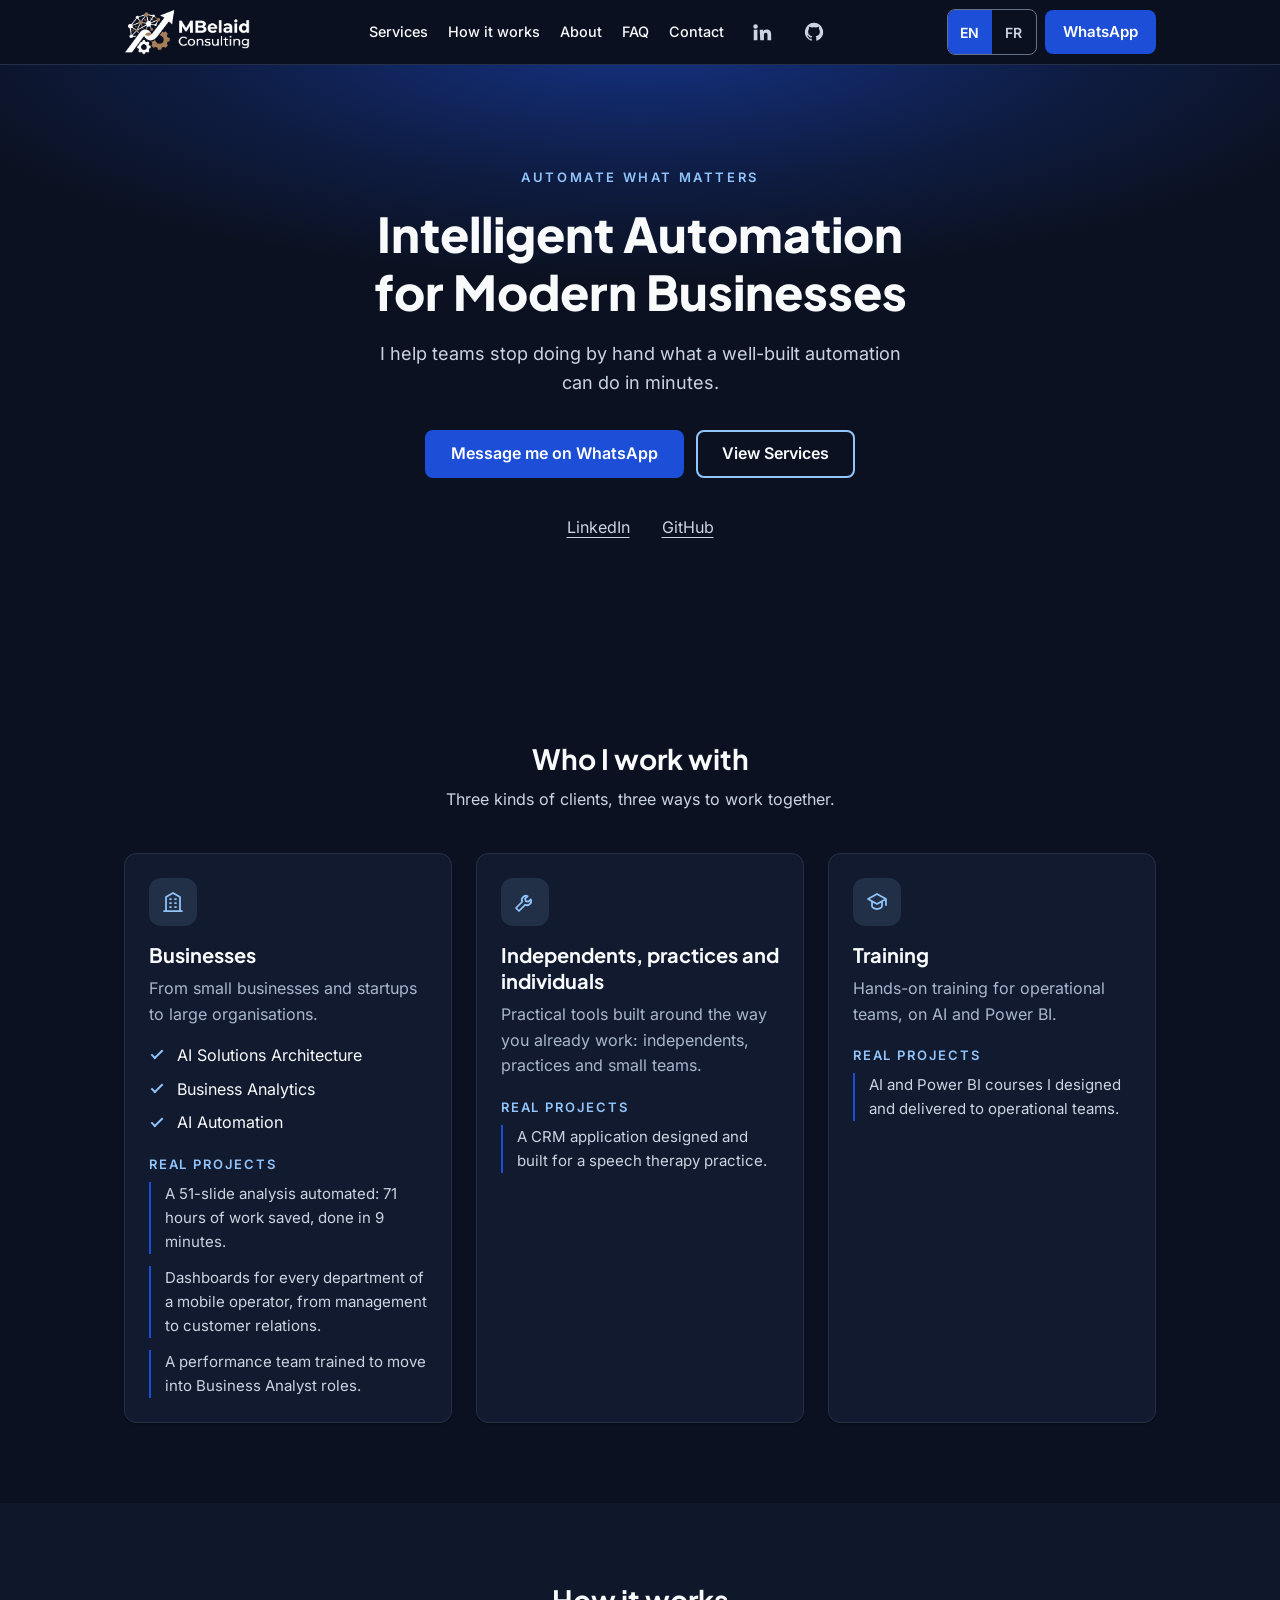
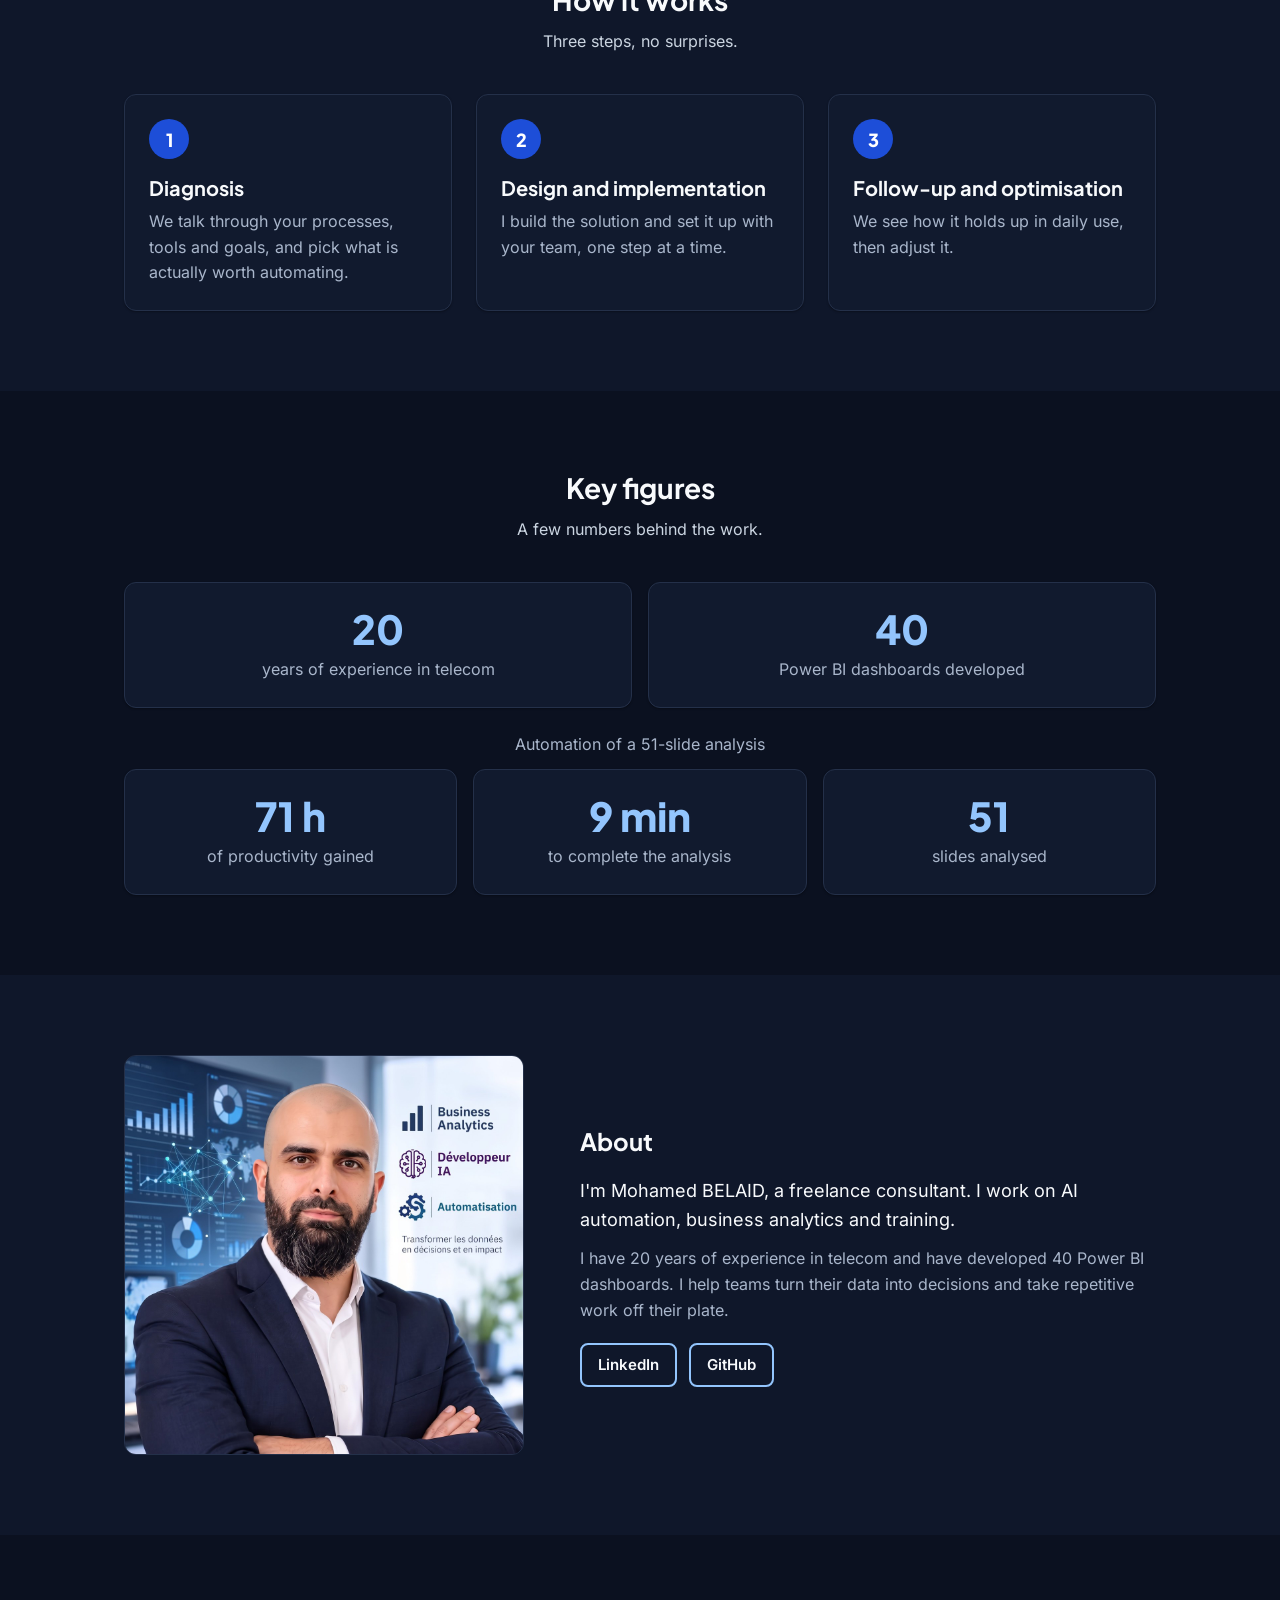
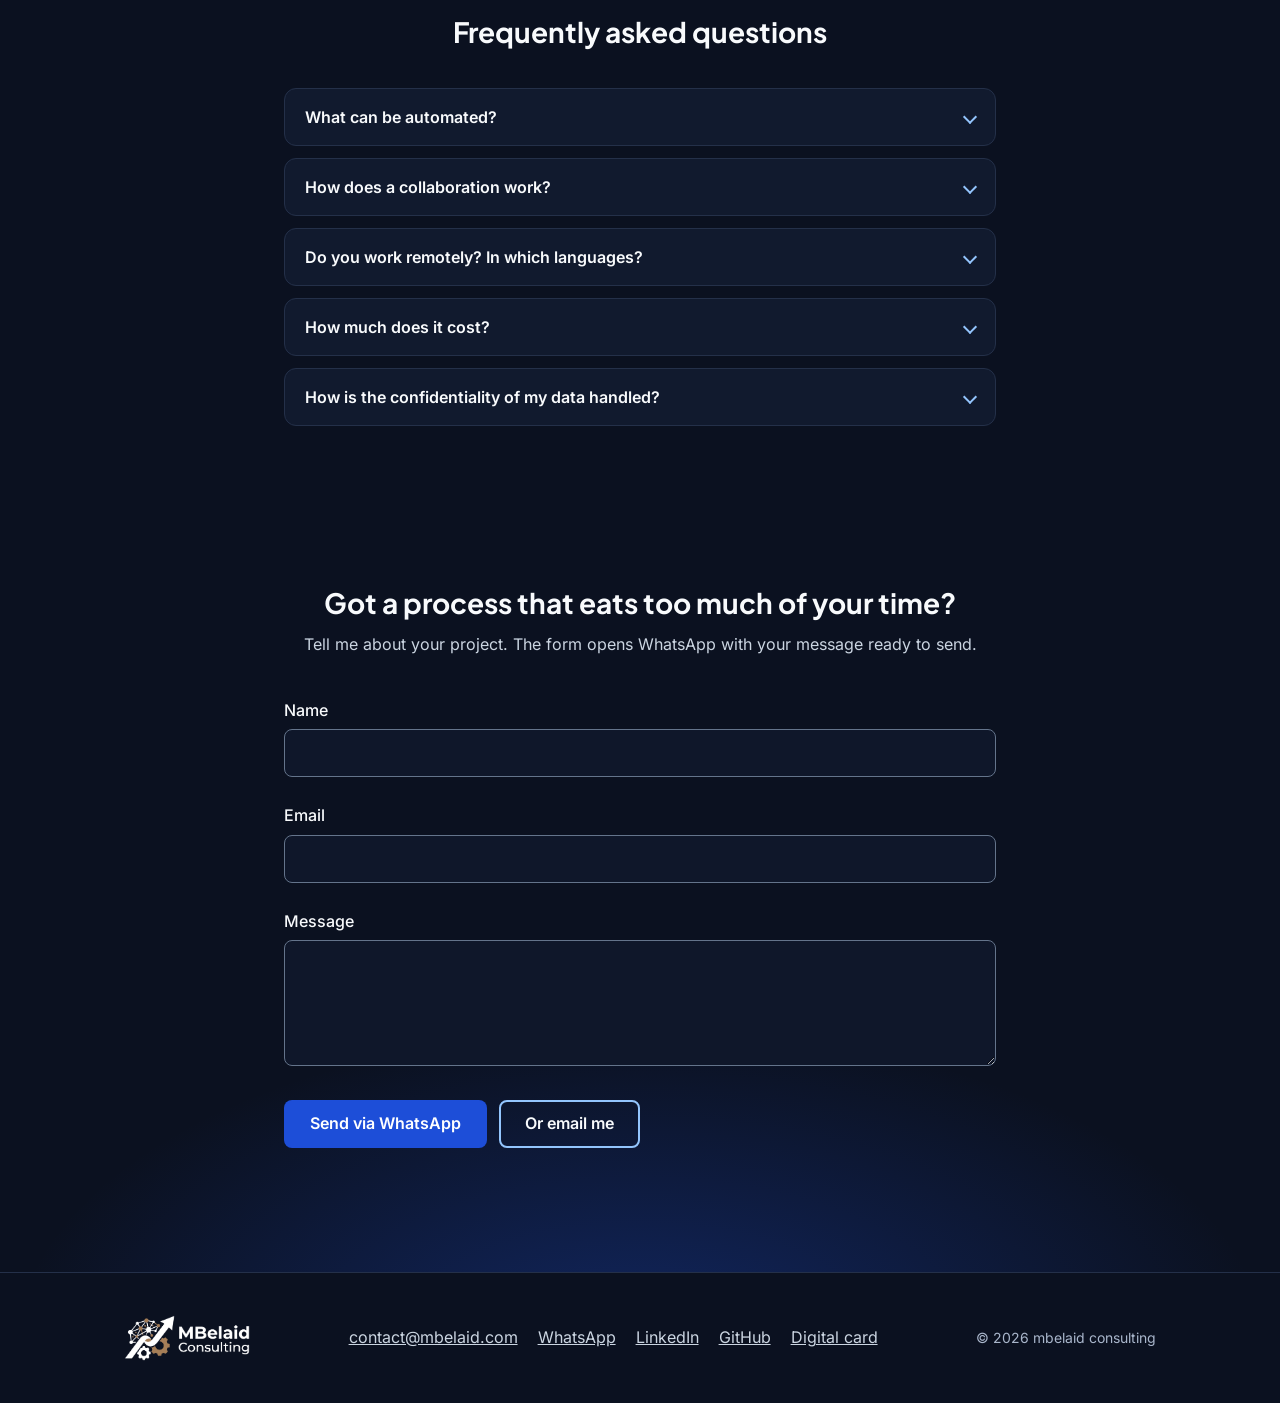
<file: index.html>
<!DOCTYPE html>
<html lang="en" dir="ltr">
<head>
<meta charset="utf-8">
<meta name="viewport" content="width=device-width, initial-scale=1">
<title>mbelaid consulting | Intelligent Automation for Modern Businesses</title>
<meta name="description" content="mbelaid consulting: AI automation, business analytics and training by Mohamed BELAID, freelance consultant. Less repetitive work, more time for decisions.">
<meta name="theme-color" content="#0B1120">
<meta property="og:type" content="website">
<meta property="og:title" content="mbelaid consulting | Intelligent Automation for Modern Businesses">
<meta property="og:description" content="I help teams stop doing by hand what a well-built automation can do in minutes.">
<meta property="og:url" content="https://mbelaid.com/">
<meta property="og:site_name" content="mbelaid consulting">
<meta property="og:image" content="https://mbelaid.com/assets/og-image.png">
<meta property="og:image:width" content="1200">
<meta property="og:image:height" content="630">
<meta property="og:image:alt" content="mbelaid consulting: Intelligent Automation for Modern Businesses">
<meta name="twitter:card" content="summary_large_image">
<meta name="twitter:image" content="https://mbelaid.com/assets/og-image.png">
<link rel="canonical" href="https://mbelaid.com/">
<link rel="icon" type="image/png" href="assets/favicon.png">
<link rel="apple-touch-icon" href="assets/apple-touch-icon.png">
<link rel="preload" href="assets/fonts/Inter-latin.woff2" as="font" type="font/woff2" crossorigin>
<link rel="preload" href="assets/fonts/PlusJakartaSans-latin.woff2" as="font" type="font/woff2" crossorigin>
<link rel="stylesheet" href="css/fonts.css">
<link rel="stylesheet" href="css/styles.css">
<script type="application/ld+json">
{
  "@context": "https://schema.org",
  "@type": "ProfessionalService",
  "name": "mbelaid consulting",
  "url": "https://mbelaid.com/",
  "logo": "https://mbelaid.com/assets/logo-mbelaid-clair.png",
  "description": "AI automation, business analytics and training for businesses and independents.",
  "founder": { "@type": "Person", "name": "Mohamed BELAID" },
  "email": "contact@mbelaid.com",
  "knowsLanguage": ["en", "fr"],
  "serviceType": ["AI Solutions Architecture", "Business Analytics", "AI Automation", "Professional training"],
  "sameAs": ["https://www.linkedin.com/in/mbelaid", "https://github.com/belaidmohamed1982-hub"]
}
</script>
</head>
<body>
<a class="skip-link" href="#main" data-i18n="skip">Skip to content</a>

<header class="site-header">
  <div class="container header-inner">
    <a class="brand" href="#top" aria-label="mbelaid consulting"><img src="assets/logo-mbelaid-clair.png" alt="mbelaid consulting" width="126" height="46"></a>

    <nav id="nav" class="nav" aria-label="Main" data-i18n-aria="aria.nav">
      <ul class="nav-links">
        <li><a href="#services" data-i18n="nav.services">Services</a></li>
        <li><a href="#how" data-i18n="nav.how">How it works</a></li>
        <li><a href="#about" data-i18n="nav.about">About</a></li>
        <li><a href="#faq" data-i18n="nav.faq">FAQ</a></li>
        <li><a href="#contact" data-i18n="nav.contact">Contact</a></li>
      </ul>
      <ul class="social" aria-label="Profiles" data-i18n-aria="aria.profiles">
        <li><a class="icon-link" href="https://www.linkedin.com/in/mbelaid" target="_blank" rel="noopener noreferrer" aria-label="LinkedIn"><svg viewBox="0 0 24 24" aria-hidden="true"><path d="M4.98 3.5a2.5 2.5 0 1 1 0 5 2.5 2.5 0 0 1 0-5zM3 9.5h4V21H3zM9.5 9.5h3.8v1.6h.1c.5-1 1.8-1.9 3.7-1.9 4 0 4.9 2.6 4.9 6V21h-4v-5.2c0-1.3 0-2.9-1.8-2.9s-2.1 1.4-2.1 2.8V21h-4z"/></svg></a></li>
        <li><a class="icon-link" href="https://github.com/belaidmohamed1982-hub" target="_blank" rel="noopener noreferrer" aria-label="GitHub"><svg viewBox="0 0 24 24" aria-hidden="true"><path d="M12 2a10 10 0 0 0-3.16 19.49c.5.09.68-.22.68-.48v-1.7c-2.78.6-3.37-1.34-3.37-1.34-.45-1.15-1.11-1.46-1.11-1.46-.91-.62.07-.6.07-.6 1 .07 1.53 1.03 1.53 1.03.89 1.52 2.34 1.08 2.9.83.09-.65.35-1.08.63-1.33-2.22-.25-4.55-1.11-4.55-4.94 0-1.09.39-1.98 1.03-2.68-.1-.25-.45-1.27.1-2.64 0 0 .84-.27 2.75 1.02a9.5 9.5 0 0 1 5 0c1.91-1.29 2.75-1.02 2.75-1.02.55 1.37.2 2.39.1 2.64.64.7 1.03 1.59 1.03 2.68 0 3.84-2.34 4.69-4.57 4.93.36.31.68.92.68 1.85v2.74c0 .27.18.58.69.48A10 10 0 0 0 12 2z"/></svg></a></li>
      </ul>
    </nav>

    <div class="header-actions">
      <div class="lang" role="group" aria-label="Language" data-i18n-aria="aria.lang">
        <button type="button" class="lang-btn" data-lang="en" lang="en" aria-pressed="true">EN</button>
        <button type="button" class="lang-btn" data-lang="fr" lang="fr" aria-pressed="false">FR</button>
      </div>
      <a class="btn btn-primary btn-sm wa-link" href="https://wa.me/213776205950" target="_blank" rel="noopener noreferrer"><span data-i18n="nav.whatsapp">WhatsApp</span></a>
      <button type="button" class="menu-toggle" aria-expanded="false" aria-controls="nav" aria-label="Menu" data-i18n-aria="nav.menu">
        <svg viewBox="0 0 24 24" aria-hidden="true"><path class="m-open" d="M4 7h16M4 12h16M4 17h16"/><path class="m-close" d="M6 6l12 12M18 6L6 18"/></svg>
      </button>
    </div>
  </div>
</header>

<main id="main">
  <section class="hero" id="top">
    <div class="container hero-inner">
      <p class="eyebrow" data-i18n="hero.eyebrow">Automate what matters</p>
      <h1 data-i18n="hero.title">Intelligent Automation for Modern Businesses</h1>
      <p class="lead" data-i18n="hero.sub">I help teams stop doing by hand what a well-built automation can do in minutes.</p>
      <div class="cta-row">
        <a class="btn btn-primary wa-link" href="https://wa.me/213776205950" target="_blank" rel="noopener noreferrer" data-i18n="hero.cta1">Message me on WhatsApp</a>
        <a class="btn btn-outline" href="#services" data-i18n="hero.cta2">View Services</a>
      </div>
      <ul class="hero-social" aria-label="Profiles">
        <li><a href="https://www.linkedin.com/in/mbelaid" target="_blank" rel="noopener noreferrer">LinkedIn</a></li>
        <li><a href="https://github.com/belaidmohamed1982-hub" target="_blank" rel="noopener noreferrer">GitHub</a></li>
      </ul>
    </div>
  </section>

  <section class="section" id="services" aria-labelledby="services-title">
    <div class="container">
      <header class="section-head">
        <h2 id="services-title" data-i18n="services.title">Who I work with</h2>
        <p data-i18n="services.sub">Three kinds of clients, three ways to work together.</p>
      </header>
      <div class="grid-3">
        <article class="card">
          <span class="chip"><svg viewBox="0 0 24 24" aria-hidden="true"><path d="M3 21h18M5 21V7l7-4 7 4v14M9 9h1M14 9h1M9 13h1M14 13h1M9 17h1M14 17h1"/></svg></span>
          <h3 data-i18n="s1.title">Businesses</h3>
          <p class="muted" data-i18n="s1.desc">From small businesses and startups to large organisations.</p>
          <ul class="ticks">
            <li data-i18n="s1.a">AI Solutions Architecture</li>
            <li data-i18n="s1.b">Business Analytics</li>
            <li data-i18n="s1.c">AI Automation</li>
          </ul>
          <h4 class="cases-title" data-i18n="cases">Real projects</h4>
          <ul class="cases">
            <li data-i18n="s1.case1">A 51-slide analysis automated: 71 hours of work saved, done in 9 minutes.</li>
            <li data-i18n="s1.case2">Dashboards for every department of a mobile operator, from management to customer relations.</li>
            <li data-i18n="s1.case3">A performance team trained to move into Business Analyst roles.</li>
          </ul>
        </article>
        <article class="card">
          <span class="chip"><svg viewBox="0 0 24 24" aria-hidden="true"><path d="M14.7 6.3a4 4 0 0 0-5.4 5.4L3 18l3 3 6.3-6.3a4 4 0 0 0 5.4-5.4l-2.4 2.4-2.6-.6-.6-2.6z"/></svg></span>
          <h3 data-i18n="s2.title">Independents, practices and individuals</h3>
          <p class="muted" data-i18n="s2.desc">Practical tools built around the way you already work: independents, practices and small teams.</p>
          <h4 class="cases-title" data-i18n="cases">Real projects</h4>
          <ul class="cases">
            <li data-i18n="s2.case1">A CRM application designed and built for a speech therapy practice.</li>
          </ul>
        </article>
        <article class="card">
          <span class="chip"><svg viewBox="0 0 24 24" aria-hidden="true"><path d="M3 9l9-5 9 5-9 5zM7 11.5V16c0 1.5 2.2 3 5 3s5-1.5 5-3v-4.5M21 9v6"/></svg></span>
          <h3 data-i18n="s3.title">Training</h3>
          <p class="muted" data-i18n="s3.desc">Hands-on training for operational teams, on AI and Power BI.</p>
          <h4 class="cases-title" data-i18n="cases">Real projects</h4>
          <ul class="cases">
            <li data-i18n="s3.case1">AI and Power BI courses I designed and delivered to operational teams.</li>
          </ul>
        </article>
      </div>
    </div>
  </section>

  <section class="section section-alt" id="how" aria-labelledby="how-title">
    <div class="container">
      <header class="section-head">
        <h2 id="how-title" data-i18n="how.title">How it works</h2>
        <p data-i18n="how.sub">Three steps, no surprises.</p>
      </header>
      <ol class="steps">
        <li class="card step"><span class="step-n" aria-hidden="true">1</span><h3 data-i18n="how.1.t">Diagnosis</h3><p class="muted" data-i18n="how.1.d">We talk through your processes, tools and goals, and pick what is actually worth automating.</p></li>
        <li class="card step"><span class="step-n" aria-hidden="true">2</span><h3 data-i18n="how.2.t">Design and implementation</h3><p class="muted" data-i18n="how.2.d">I build the solution and set it up with your team, one step at a time.</p></li>
        <li class="card step"><span class="step-n" aria-hidden="true">3</span><h3 data-i18n="how.3.t">Follow-up and optimisation</h3><p class="muted" data-i18n="how.3.d">We see how it holds up in daily use, then adjust it.</p></li>
      </ol>
    </div>
  </section>

  <section class="section" id="results" aria-labelledby="results-title">
    <div class="container">
      <header class="section-head">
        <h2 id="results-title" data-i18n="res.title">Key figures</h2>
        <p data-i18n="res.sub">A few numbers behind the work.</p>
      </header>
      <ul class="stats stats-2">
        <li class="card stat"><strong>20</strong><span class="muted" data-i18n="res.a">years of experience in telecom</span></li>
        <li class="card stat"><strong>40</strong><span class="muted" data-i18n="res.b">Power BI dashboards developed</span></li>
      </ul>
      <p class="stats-label muted" data-i18n="res.proj">Automation of a 51-slide analysis</p>
      <ul class="stats">
        <li class="card stat"><strong>71 h</strong><span class="muted" data-i18n="res.1">of productivity gained</span></li>
        <li class="card stat"><strong>9 min</strong><span class="muted" data-i18n="res.2">to complete the analysis</span></li>
        <li class="card stat"><strong>51</strong><span class="muted" data-i18n="res.3">slides analysed</span></li>
      </ul>
    </div>
  </section>

  <section class="section section-alt" id="about" aria-labelledby="about-title">
    <div class="container about">
      <figure class="portrait">
        <img id="photo" src="assets/photo-mohamed.jpg?v=4" alt="Portrait of Mohamed BELAID" data-i18n-alt="about.alt" width="400" height="400">
        <div class="portrait-ph" id="photo-ph" hidden aria-hidden="true">MB</div>
      </figure>
      <div class="about-text">
        <h2 id="about-title" data-i18n="about.title">About</h2>
        <p class="lead-sm" data-i18n="about.p1">I'm Mohamed BELAID, a freelance consultant. I work on AI automation, business analytics and training.</p>
        <p class="muted" data-i18n="about.p2">I have 20 years of experience in telecom and have developed 40 Power BI dashboards. I help teams turn their data into decisions and take repetitive work off their plate.</p>
        <ul class="social-inline">
          <li><a class="btn btn-outline btn-sm" href="https://www.linkedin.com/in/mbelaid" target="_blank" rel="noopener noreferrer">LinkedIn</a></li>
          <li><a class="btn btn-outline btn-sm" href="https://github.com/belaidmohamed1982-hub" target="_blank" rel="noopener noreferrer">GitHub</a></li>
        </ul>
      </div>
    </div>
  </section>

  <section class="section" id="faq" aria-labelledby="faq-title">
    <div class="container narrow">
      <header class="section-head">
        <h2 id="faq-title" data-i18n="faq.title">Frequently asked questions</h2>
      </header>
      <div class="faq">
        <details><summary data-i18n="faq.1.q">What can be automated?</summary><p data-i18n="faq.1.a">Mostly repetitive, rule-based work: reporting, consolidating data, analysing documents, internal workflows. In our first conversation we look at your processes and decide what makes sense.</p></details>
        <details><summary data-i18n="faq.2.q">How does a collaboration work?</summary><p data-i18n="faq.2.a">It starts with a conversation about what you need. Then three steps: diagnosis, design and implementation, follow-up and optimisation.</p></details>
        <details><summary data-i18n="faq.3.q">Do you work remotely? In which languages?</summary><p data-i18n="faq.3.a">Yes. I work remotely, in English and French.</p></details>
        <details><summary data-i18n="faq.4.q">How much does it cost?</summary><p data-i18n="faq.4.a">I give a quote once we have talked about your needs.</p></details>
        <details><summary data-i18n="faq.5.q">How is the confidentiality of my data handled?</summary><p data-i18n="faq.5.a">Your data and documents stay confidential. We can agree on specific conditions for your project from our first conversation.</p></details>
      </div>
    </div>
  </section>

  <section class="section cta-section" id="contact" aria-labelledby="contact-title">
    <div class="container narrow">
      <header class="section-head">
        <h2 id="contact-title" data-i18n="contact.title">Got a process that eats too much of your time?</h2>
        <p data-i18n="contact.sub">Tell me about your project. The form opens WhatsApp with your message ready to send.</p>
      </header>
      <form id="contact-form" class="form" novalidate>
        <div class="field">
          <label for="f-name" data-i18n="f.name">Name</label>
          <input id="f-name" name="name" type="text" autocomplete="name" required aria-describedby="e-name">
          <p class="err" id="e-name" role="alert"></p>
        </div>
        <div class="field">
          <label for="f-email" data-i18n="f.email">Email</label>
          <input id="f-email" name="email" type="email" autocomplete="email" required aria-describedby="e-email">
          <p class="err" id="e-email" role="alert"></p>
        </div>
        <div class="field">
          <label for="f-msg" data-i18n="f.msg">Message</label>
          <textarea id="f-msg" name="message" rows="5" required aria-describedby="e-msg"></textarea>
          <p class="err" id="e-msg" role="alert"></p>
        </div>
        <div class="form-actions">
          <button type="submit" class="btn btn-primary" data-i18n="f.submit">Send via WhatsApp</button>
          <a class="btn btn-outline" id="mailto-link" href="mailto:contact@mbelaid.com" data-i18n="f.mail">Or email me</a>
        </div>
        <p class="status" id="form-status" role="status" aria-live="polite"></p>
      </form>
    </div>
  </section>
</main>

<footer class="site-footer">
  <div class="container footer-inner">
    <a class="brand" href="#top" aria-label="mbelaid consulting"><img src="assets/logo-mbelaid-clair.png" alt="mbelaid consulting" width="126" height="46"></a>
    <ul class="footer-links">
      <li><a href="mailto:contact@mbelaid.com">contact@mbelaid.com</a></li>
      <li><a class="wa-link" href="https://wa.me/213776205950" target="_blank" rel="noopener noreferrer">WhatsApp</a></li>
      <li><a href="https://www.linkedin.com/in/mbelaid" target="_blank" rel="noopener noreferrer">LinkedIn</a></li>
      <li><a href="https://github.com/belaidmohamed1982-hub" target="_blank" rel="noopener noreferrer">GitHub</a></li>
      <li><a href="/carte/" data-i18n="footer.card">Digital card</a></li>
    </ul>
    <p class="copy">&copy; <span id="year">2026</span> mbelaid consulting</p>
  </div>
</footer>

<script src="js/i18n.js"></script>
<script src="js/main.js"></script>
</body>
</html>
</file>
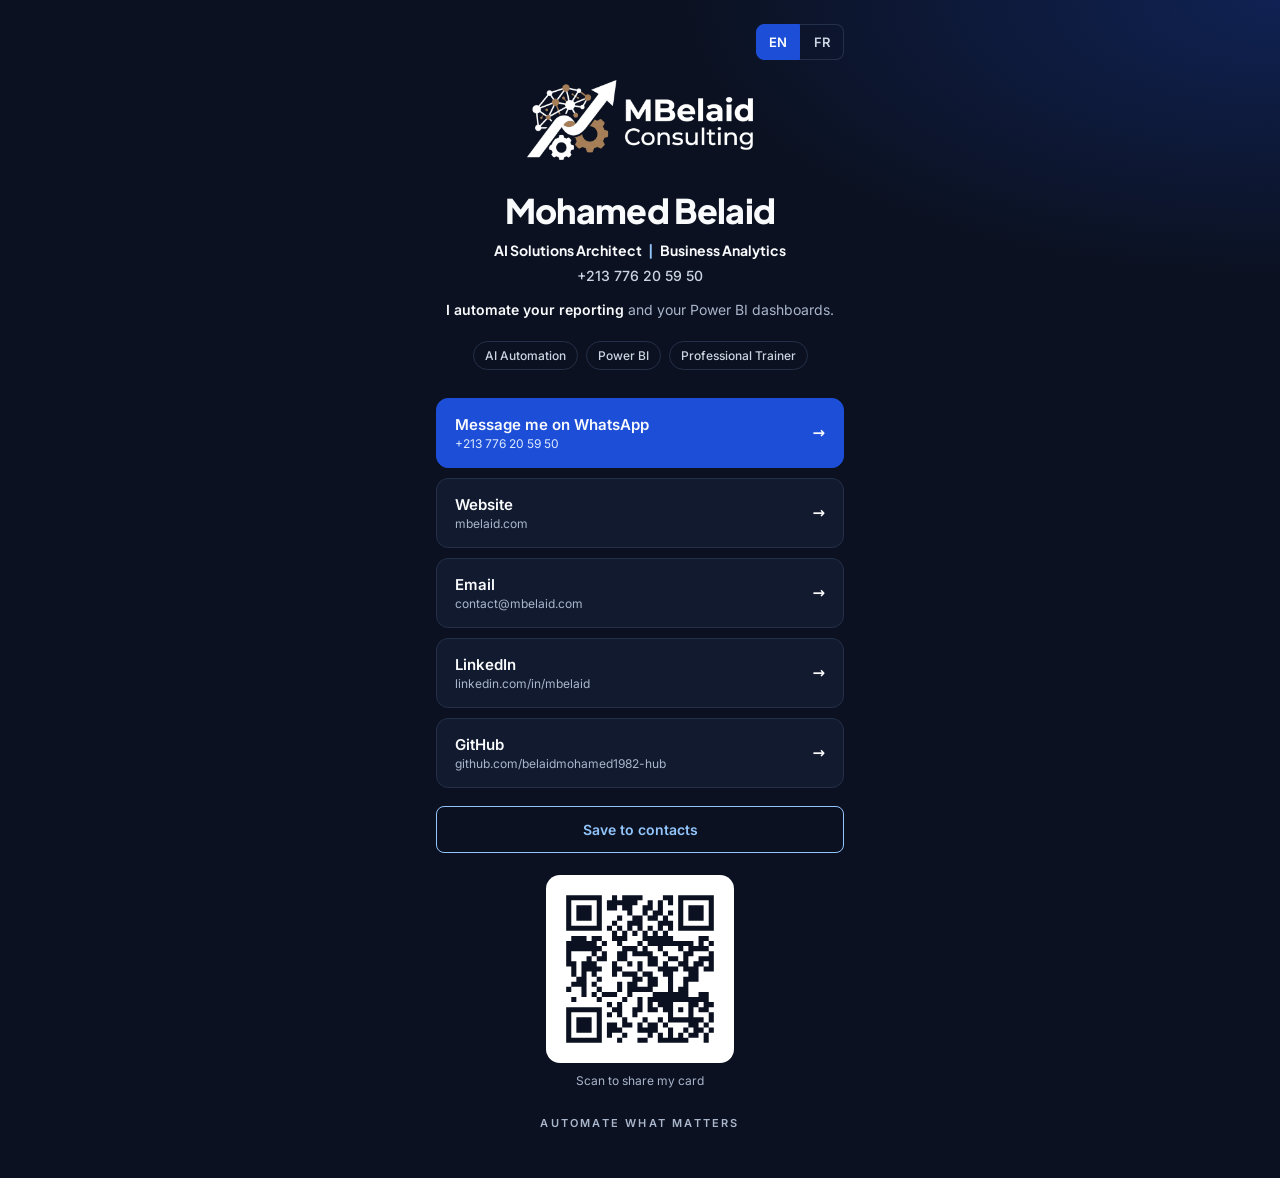
<file: carte/index.html>
<!doctype html>
<html lang="fr">
<head>
<meta charset="utf-8">
<meta name="robots" content="noindex">
<meta name="viewport" content="width=device-width,initial-scale=1">
<title>Mohamed Belaid · MBelaid Consulting</title>
<style>
@font-face{font-family:'Inter';font-weight:400 600;src:url([data-uri]) format('woff2')}@font-face{font-family:'Plus Jakarta Sans';font-weight:700 800;src:url([data-uri]) format('woff2')}
:root{--bg:#0B1120;--surface:#111A2E;--line:#243049;--text:#F8FAFC;--text2:#CBD5E1;--text3:#A9B6CB;--blue:#1D4ED8;--acc:#93C5FD;--font-h:"Plus Jakarta Sans","Segoe UI",system-ui,sans-serif;--font-b:Inter,"Segoe UI",system-ui,sans-serif}
*{box-sizing:border-box;margin:0}
body{background:var(--bg);color:var(--text);font-family:var(--font-b);min-height:100vh;display:flex;justify-content:center;
  background-image:radial-gradient(80% 40% at 100% 0%,rgba(29,78,216,.28),transparent 60%)}
main{width:100%;max-width:440px;padding:44px 16px 48px;text-align:center}
.logo{width:230px;max-width:70%;height:auto;display:block;margin:0 auto}
h1{font:800 34px/1.1 var(--font-h);letter-spacing:-.02em;margin-top:30px}
.role{margin-top:12px;font:700 14px var(--font-h)}
.role i{font-style:normal;color:var(--acc);padding:0 6px}
.tel{display:inline-block;margin-top:8px;color:var(--text2);font:500 14px var(--font-b);text-decoration:none}
.pitch{margin-top:14px;color:var(--text3);font-size:14px;line-height:1.55}
.pitch b{color:var(--text);font-weight:600}
.tags{display:flex;flex-wrap:wrap;gap:8px;margin-top:20px;justify-content:center}
.tags span{font:500 12px var(--font-b);border:1px solid var(--line);padding:6px 11px;border-radius:99px;color:var(--text2)}
.acts{display:grid;gap:10px;margin-top:28px;text-align:left}
a.a{display:flex;align-items:center;justify-content:space-between;background:var(--surface);border:1px solid var(--line);color:var(--text);text-decoration:none;padding:16px 18px;border-radius:12px;font:600 15px var(--font-b);min-height:52px}
a.a small{display:block;color:var(--text3);font-size:12px;font-weight:400;margin-top:2px}
a.a:hover,a.a:focus-visible{border-color:var(--acc);outline:none}
a.a.main{background:var(--blue);border-color:var(--blue)}
a.a.main small{color:#DBEAFE}
button{all:unset;cursor:pointer;display:block;text-align:center;margin-top:18px;padding:14px;width:100%;box-sizing:border-box;border:1px solid var(--acc);border-radius:8px;color:var(--acc);font:600 14px var(--font-b)}
button:focus-visible{outline:2px solid var(--acc);outline-offset:2px}
.lang{display:flex;justify-content:flex-end;gap:0;margin:-20px 0 18px}
.lang button{all:unset;box-sizing:border-box;cursor:pointer;min-width:44px;min-height:36px;display:grid;place-items:center;margin:0;padding:0 12px;border:1px solid var(--line);color:var(--text2);font:600 13px var(--font-b);background:transparent}
.lang button:first-child{border-radius:8px 0 0 8px}
.lang button:last-child{border-radius:0 8px 8px 0;border-left:0}
.lang button[aria-pressed="true"]{background:var(--blue);border-color:var(--blue);color:#fff}
.lang button:focus-visible{outline:2px solid var(--acc);outline-offset:2px}
.qr{margin-top:22px;display:flex;flex-direction:column;align-items:center;gap:10px}
.qr-box{background:#fff;border-radius:14px;padding:10px;line-height:0}
.qr-svg{width:168px;height:168px;display:block}
.qr p{color:var(--text3);font-size:12px}
footer{margin-top:28px;color:var(--text3);font:600 11px var(--font-b);letter-spacing:.2em;text-transform:uppercase}
</style>
</head>
<body>
<main>
  <div class="lang" role="group" aria-label="Language" data-i18n-aria="aria.lang">
    <button type="button" data-lang="en" lang="en" aria-pressed="false">EN</button>
    <button type="button" data-lang="fr" lang="fr" aria-pressed="false">FR</button>
  </div>
  <img class="logo" src="[data-uri]" alt="MBelaid Consulting">
  <h1>Mohamed Belaid</h1>
  <div class="role">AI Solutions Architect<i>|</i>Business Analytics</div>
  <a class="tel" href="tel:+213776205950">+213 776 20 59 50</a>
  <p class="pitch" data-i18n-html="pitch"><b>J’automatise votre reporting</b> et vos tableaux de bord Power BI.</p>
  <div class="tags"><span>AI Automation</span><span>Power BI</span><span>Professional Trainer</span></div>
  <div class="acts">
    <a class="a main" href="https://wa.me/213776205950"><span><span data-i18n="wa">Écrire sur WhatsApp</span><small>+213 776 20 59 50</small></span><span aria-hidden="true">→</span></a>
    <a class="a" href="https://www.mbelaid.com"><span><span data-i18n="web">Site web</span><small>mbelaid.com</small></span><span aria-hidden="true">→</span></a>
    <a class="a" href="mailto:contact@mbelaid.com"><span>Email<small>contact@mbelaid.com</small></span><span aria-hidden="true">→</span></a>
    <a class="a" href="https://www.linkedin.com/in/mbelaid"><span>LinkedIn<small>linkedin.com/in/mbelaid</small></span><span aria-hidden="true">→</span></a>
    <a class="a" href="https://github.com/belaidmohamed1982-hub"><span>GitHub<small>github.com/belaidmohamed1982-hub</small></span><span aria-hidden="true">→</span></a>
  </div>
  <button id="vc" data-i18n="save">Enregistrer dans mes contacts</button>
  <div class="qr">
    <div class="qr-box"><svg role="img" aria-label="QR code" data-i18n-aria="qr.alt" viewBox="0 0 33 33" class="qr-svg"><path fill="#fff" d="M0 0h33v33h-33z"/><path stroke="#0b1120" d="M2 2.5h7m2 0h1m1 0h4m4 0h2m1 0h7m-29 1h1m5 0h1m1 0h6m2 0h1m1 0h1m1 0h1m1 0h1m5 0h1m-29 1h1m1 0h3m1 0h1m1 0h2m1 0h2m2 0h2m1 0h1m3 0h1m1 0h3m1 0h1m-29 1h1m1 0h3m1 0h1m5 0h1m2 0h1m1 0h2m1 0h1m1 0h1m1 0h3m1 0h1m-29 1h1m1 0h3m1 0h1m3 0h1m2 0h2m1 0h2m1 0h1m2 0h1m1 0h3m1 0h1m-29 1h1m5 0h1m2 0h1m2 0h3m3 0h3m1 0h1m5 0h1m-29 1h7m1 0h1m1 0h1m1 0h1m1 0h1m1 0h1m1 0h1m1 0h1m1 0h7m-20 1h1m1 0h1m1 0h1m1 0h1m1 0h1m1 0h1m-19 1h3m1 0h2m2 0h3m3 0h6m5 0h2m-28 1h6m1 0h1m2 0h1m3 0h1m1 0h9m1 0h1m1 0h1m-29 1h7m4 0h3m1 0h1m2 0h1m3 0h1m1 0h4m-28 1h1m4 0h1m1 0h1m2 0h2m1 0h4m2 0h1m3 0h2m3 0h1m-29 1h1m3 0h1m1 0h2m2 0h2m4 0h2m2 0h2m1 0h1m2 0h3m-29 1h2m1 0h3m3 0h1m2 0h1m1 0h1m1 0h2m1 0h1m2 0h2m1 0h2m1 0h1m-28 1h1m1 0h4m2 0h2m3 0h1m3 0h4m1 0h3m1 0h2m-28 1h1m1 0h1m1 0h1m3 0h1m1 0h3m1 0h2m2 0h2m3 0h2m-24 1h2m2 0h1m6 0h2m1 0h2m2 0h1m2 0h3m-25 1h3m1 0h1m4 0h1m1 0h2m2 0h2m2 0h1m2 0h1m-24 1h1m2 0h1m2 0h1m3 0h1m1 0h5m3 0h1m1 0h2m-21 1h1m1 0h1m1 0h3m2 0h1m4 0h7m2 0h2m-27 1h1m4 0h1m4 0h1m2 0h1m1 0h12m-20 1h1m1 0h1m3 0h1m1 0h1m1 0h3m3 0h2m1 0h2m-29 1h7m2 0h2m2 0h2m1 0h2m1 0h2m1 0h1m1 0h1m1 0h2m-28 1h1m5 0h1m1 0h1m1 0h1m2 0h1m6 0h1m3 0h1m3 0h1m-29 1h1m1 0h3m1 0h1m4 0h1m3 0h1m2 0h1m1 0h7m1 0h1m-29 1h1m1 0h3m1 0h1m1 0h2m1 0h2m1 0h1m1 0h2m1 0h1m4 0h2m1 0h1m-28 1h1m1 0h3m1 0h1m1 0h3m3 0h4m2 0h1m2 0h1m1 0h2m1 0h1m-29 1h1m5 0h1m1 0h1m2 0h1m4 0h1m1 0h1m1 0h1m1 0h1m1 0h2m1 0h1m-28 1h7m3 0h1m3 0h2m2 0h6m3 0h1"/></svg></div>
    <p data-i18n="qr.cap">Scanner pour partager ma carte</p>
  </div>
  <footer data-i18n="foot">Automate what matters</footer>
</main>
<script>
document.getElementById('vc').onclick=()=>{
  const v=['BEGIN:VCARD','VERSION:3.0','N:Belaid;Mohamed;;;','FN:Mohamed Belaid','ORG:MBelaid Consulting',
    'TITLE:AI Solutions Architect | Business Analytics','TEL;TYPE=CELL:+213776205950',
    'EMAIL:contact@mbelaid.com','URL:https://www.mbelaid.com','URL:https://www.linkedin.com/in/mbelaid','URL:https://github.com/belaidmohamed1982-hub','END:VCARD'].join('\r\n');
  const a=document.createElement('a');a.href=URL.createObjectURL(new Blob([v],{type:'text/vcard'}));
  a.download='Mohamed-Belaid.vcf';a.click();
};
const D={
  en:{pitch:'<b>I automate your reporting</b> and your Power BI dashboards.',wa:'Message me on WhatsApp',web:'Website',save:'Save to contacts','qr.cap':'Scan to share my card','qr.alt':'QR code linking to this card','aria.lang':'Language',foot:'Automate what matters'},
  fr:{pitch:'<b>J’automatise votre reporting</b> et vos tableaux de bord Power BI.',wa:'Écrire sur WhatsApp',web:'Site web',save:'Enregistrer dans mes contacts','qr.cap':'Scanner pour partager ma carte','qr.alt':'QR code vers cette carte','aria.lang':'Langue',foot:'Automatisez l’essentiel'}
};
const KEY='mbc-lang';
function stored(){try{const v=localStorage.getItem(KEY);return D[v]?v:null}catch(e){return null}}
function setLang(l,persist){
  l=D[l]?l:'en';
  document.documentElement.lang=l;
  document.querySelectorAll('[data-i18n]').forEach(e=>{e.textContent=D[l][e.dataset.i18n]});
  document.querySelectorAll('[data-i18n-html]').forEach(e=>{e.innerHTML=D[l][e.dataset.i18nHtml]});
  document.querySelectorAll('[data-i18n-aria]').forEach(e=>{e.setAttribute('aria-label',D[l][e.dataset.i18nAria])});
  document.querySelectorAll('.lang button').forEach(b=>b.setAttribute('aria-pressed',String(b.dataset.lang===l)));
  if(persist){try{localStorage.setItem(KEY,l)}catch(e){}}
}
document.querySelectorAll('.lang button').forEach(b=>b.addEventListener('click',()=>setLang(b.dataset.lang,true)));
setLang(stored()||((navigator.language||'').toLowerCase().startsWith('fr')?'fr':'en'),false);
</script>
</body>
</html>
</file>
<file: css/fonts.css>
@font-face{font-family:'Inter';font-style:normal;font-weight:400 600;font-display:swap;src:url(../assets/fonts/Inter-latin-ext.woff2) format('woff2');unicode-range:U+0100-02BA, U+02BD-02C5, U+02C7-02CC, U+02CE-02D7, U+02DD-02FF, U+0304, U+0308, U+0329, U+1D00-1DBF, U+1E00-1E9F, U+1EF2-1EFF, U+2020, U+20A0-20AB, U+20AD-20C0, U+2113, U+2C60-2C7F, U+A720-A7FF}
@font-face{font-family:'Inter';font-style:normal;font-weight:400 600;font-display:swap;src:url(../assets/fonts/Inter-latin.woff2) format('woff2');unicode-range:U+0000-00FF, U+0131, U+0152-0153, U+02BB-02BC, U+02C6, U+02DA, U+02DC, U+0304, U+0308, U+0329, U+2000-206F, U+20AC, U+2122, U+2191, U+2193, U+2212, U+2215, U+FEFF, U+FFFD}
@font-face{font-family:'Plus Jakarta Sans';font-style:normal;font-weight:700 800;font-display:swap;src:url(../assets/fonts/PlusJakartaSans-latin-ext.woff2) format('woff2');unicode-range:U+0100-02BA, U+02BD-02C5, U+02C7-02CC, U+02CE-02D7, U+02DD-02FF, U+0304, U+0308, U+0329, U+1D00-1DBF, U+1E00-1E9F, U+1EF2-1EFF, U+2020, U+20A0-20AB, U+20AD-20C0, U+2113, U+2C60-2C7F, U+A720-A7FF}
@font-face{font-family:'Plus Jakarta Sans';font-style:normal;font-weight:700 800;font-display:swap;src:url(../assets/fonts/PlusJakartaSans-latin.woff2) format('woff2');unicode-range:U+0000-00FF, U+0131, U+0152-0153, U+02BB-02BC, U+02C6, U+02DA, U+02DC, U+0304, U+0308, U+0329, U+2000-206F, U+20AC, U+2122, U+2191, U+2193, U+2212, U+2215, U+FEFF, U+FFFD}
</file>
<file: css/styles.css>
/* mbelaid consulting - thème sombre. Contrastes (WCAG) calculés :
   #F8FAFC/#0B1120 18.0 | #CBD5E1/#0B1120 12.7 | #CBD5E1/#111A2E 11.7 | #A9B6CB/#111A2E 8.5
   #93C5FD/#0B1120 10.4 | #FFF/#1D4ED8 6.7 | #FFF/#1E40AF 8.7 | bordure champs #64748B/#0B1120 3.96 (>=3) */
:root{
  --bg:#0B1120; --bg-alt:#0F172A; --surface:#111A2E; --line:#243049;
  --text:#F8FAFC; --text-2:#CBD5E1; --text-3:#A9B6CB;
  --blue:#1D4ED8; --blue-h:#1E40AF; --blue-a:#1E3A8A; --accent:#93C5FD;
  --field-line:#64748B; --err:#FCA5A5; --ok:#86EFAC;
  --font-h:"Plus Jakarta Sans","Segoe UI",system-ui,sans-serif;
  --font-b:Inter,"Segoe UI",system-ui,sans-serif;
  --r:8px; --r-card:12px;
}
*,*::before,*::after{box-sizing:border-box}
html{scroll-behavior:smooth;scroll-padding-block-start:80px;-webkit-text-size-adjust:100%}
body{margin:0;background:var(--bg);color:var(--text-2);font:400 1rem/1.6 var(--font-b);overflow-x:hidden}
img,svg{max-inline-size:100%;display:block}
[hidden]{display:none!important}
h1,h2,h3,h4{font-family:var(--font-h);color:var(--text);margin:0;overflow-wrap:break-word}
p{margin:0}
ul,ol{margin:0;padding:0;list-style:none}
a{color:var(--accent)}
.container{inline-size:100%;max-inline-size:1080px;margin-inline:auto;padding-inline:16px}
.narrow{max-inline-size:760px}
:focus-visible{outline:3px solid var(--accent);outline-offset:3px;border-radius:4px}
.skip-link{position:absolute;inset-inline-start:16px;inset-block-start:-100px;background:var(--blue);color:#fff;padding:12px 20px;border-radius:var(--r);z-index:100;font-weight:600}
.skip-link:focus{inset-block-start:12px}

/* Header */
.site-header{position:sticky;inset-block-start:0;z-index:50;background:rgba(11,17,32,.88);backdrop-filter:blur(10px);border-block-end:1px solid var(--line)}
.header-inner{display:flex;align-items:center;justify-content:space-between;gap:12px;min-block-size:64px}
.brand{flex-shrink:0;display:inline-flex;align-items:center;min-block-size:44px}
.brand{padding:2px 0}
.brand img{block-size:46px;inline-size:auto;display:block}
.header-actions{display:flex;align-items:center;gap:8px}
.lang{display:flex;border:1px solid var(--field-line);border-radius:var(--r);overflow:hidden}
.lang-btn{min-block-size:44px;min-inline-size:44px;background:transparent;color:var(--text-2);border:0;font:600 .875rem var(--font-b);cursor:pointer;padding-inline:10px}
.lang-btn[aria-pressed="true"]{background:var(--blue);color:#fff}
.lang-btn:focus-visible{outline-offset:-3px}
.menu-toggle{min-block-size:44px;min-inline-size:44px;background:transparent;border:1px solid var(--field-line);border-radius:var(--r);color:var(--text);cursor:pointer;display:grid;place-items:center}
.menu-toggle svg{inline-size:24px;block-size:24px;fill:none;stroke:currentColor;stroke-width:1.75;stroke-linecap:round}
.menu-toggle .m-close{display:none}
.menu-toggle[aria-expanded="true"] .m-open{display:none}
.menu-toggle[aria-expanded="true"] .m-close{display:inline}
.header-actions .wa-link{display:none}
.nav{display:none;position:absolute;inset-inline:0;inset-block-start:100%;background:var(--bg);border-block-end:1px solid var(--line);padding:8px 16px 20px}
.nav.open{display:block}
.nav-links a{display:flex;align-items:center;min-block-size:48px;color:var(--text);text-decoration:none;font-weight:500}
.nav-links a:hover{color:var(--accent)}
.social{display:flex;gap:8px;margin-block-start:8px}
.icon-link{display:grid;place-items:center;inline-size:44px;block-size:44px;border-radius:var(--r);color:var(--text-2)}
.icon-link:hover{color:var(--accent)}
.icon-link svg{inline-size:22px;block-size:22px;fill:currentColor}

/* Buttons */
.btn{display:inline-flex;align-items:center;justify-content:center;min-block-size:48px;padding:12px 24px;border-radius:var(--r);font:600 1rem/1.2 var(--font-b);text-decoration:none;border:2px solid transparent;cursor:pointer;text-align:center;transition:background-color .2s,border-color .2s,transform .2s}
.btn-sm{min-block-size:44px;padding:8px 16px;font-size:.9375rem}
.btn-primary{background:var(--blue);color:#fff}
.btn-primary:hover{background:var(--blue-h)}
.btn-primary:active{background:var(--blue-a)}
.btn-outline{background:transparent;color:var(--text);border-color:var(--accent)}
.btn-outline:hover{background:rgba(147,197,253,.1)}

/* Hero */
.hero{position:relative;text-align:center;padding-block:72px 80px;background:
  radial-gradient(ellipse 80% 55% at 50% -5%,rgba(29,78,216,.55),rgba(29,78,216,.18) 45%,transparent 75%),var(--bg)}
.hero-inner{display:flex;flex-direction:column;align-items:center}
.eyebrow{font:600 .8125rem var(--font-b);letter-spacing:.2em;text-transform:uppercase;color:var(--accent);margin-block-end:20px}
.hero h1{font-size:2rem;font-weight:800;line-height:1.2;max-inline-size:18ch;text-wrap:balance}
.lead{font-size:1.125rem;max-inline-size:34rem;margin-block:20px 32px;color:var(--text-2)}
.cta-row{display:flex;flex-direction:column;gap:12px;inline-size:100%;max-inline-size:340px}
.hero-social{display:flex;gap:8px;margin-block-start:28px}
.hero-social a{display:inline-flex;align-items:center;min-block-size:44px;padding-inline:12px;color:var(--text-2);text-decoration:underline;text-underline-offset:4px}
.hero-social a:hover{color:var(--accent)}

/* Sections */
.section{padding-block:64px}
.section-alt{background:var(--bg-alt)}
.section-head{text-align:center;margin-block-end:40px}
.section-head h2{font-size:1.5rem;font-weight:700;line-height:1.2}
.section-head p{margin-block-start:12px;color:var(--text-2)}
.muted{color:var(--text-3)}
.card{background:var(--surface);border:1px solid var(--line);border-radius:var(--r-card);padding:24px;box-shadow:0 1px 2px rgba(0,0,0,.3)}
.grid-3{display:grid;gap:24px}
.chip{display:grid;place-items:center;inline-size:48px;block-size:48px;border-radius:12px;background:rgba(147,197,253,.12);color:var(--accent);margin-block-end:16px}
.chip svg{inline-size:24px;block-size:24px;fill:none;stroke:currentColor;stroke-width:1.75;stroke-linecap:round;stroke-linejoin:round}
.card h3{font-size:1.25rem;line-height:1.3;margin-block-end:8px}
.ticks{margin-block:16px;display:grid;gap:8px}
.ticks li{position:relative;padding-inline-start:28px;color:var(--text)}
.ticks li::before{content:"";position:absolute;inset-inline-start:2px;inset-block-start:.45em;inline-size:12px;block-size:6px;border-inline-start:2px solid var(--accent);border-block-end:2px solid var(--accent);transform:rotate(-45deg)}
.cases-title{font:600 .8125rem var(--font-b);letter-spacing:.14em;text-transform:uppercase;color:var(--accent);margin-block:20px 10px}
.cases{display:grid;gap:12px}
.cases li{padding-inline-start:14px;border-inline-start:2px solid var(--blue);color:var(--text-2);font-size:.9375rem}

.steps{display:grid;gap:24px}
.step-n{display:grid;place-items:center;inline-size:40px;block-size:40px;border-radius:999px;background:var(--blue);color:#fff;font:800 1.125rem var(--font-h);margin-block-end:16px}
.stats{display:grid;gap:16px}
.stats-label{text-align:center;margin-block:24px 12px}
.stat{text-align:center}
.stat strong{display:block;font:800 2.5rem/1.1 var(--font-h);color:var(--accent);margin-block-end:6px}

.about{display:grid;gap:32px;align-items:center}
.portrait{margin:0;justify-self:center;inline-size:min(100%,400px);aspect-ratio:1/1;border-radius:var(--r-card);overflow:hidden;border:1px solid var(--line);background:var(--surface)}
.portrait img{inline-size:100%;block-size:100%;object-fit:cover}
.portrait-ph{inline-size:100%;block-size:100%;display:grid;place-items:center;font:800 4rem var(--font-h);color:var(--accent);background:radial-gradient(circle at 30% 20%,rgba(29,78,216,.5),var(--surface) 70%)}
.portrait-ph[hidden]{display:none}
.about-text h2{font-size:1.5rem;margin-block-end:16px}
.lead-sm{font-size:1.125rem;color:var(--text);margin-block-end:12px;max-inline-size:60ch}
.placeholder{border:1px dashed var(--field-line);border-radius:var(--r);padding:12px 16px;max-inline-size:60ch}
.social-inline{display:flex;gap:12px;margin-block-start:20px;flex-wrap:wrap}

/* FAQ */
.faq{display:grid;gap:12px}
.faq details{background:var(--surface);border:1px solid var(--line);border-radius:var(--r-card)}
.faq summary{display:flex;justify-content:space-between;align-items:center;gap:16px;min-block-size:56px;padding:12px 20px;cursor:pointer;color:var(--text);font-weight:600;list-style:none}
.faq summary::-webkit-details-marker{display:none}
.faq summary::after{content:"";flex:none;inline-size:10px;block-size:10px;border-inline-end:2px solid var(--accent);border-block-end:2px solid var(--accent);transform:rotate(45deg);transition:transform .2s}
.faq details[open] summary::after{transform:rotate(-135deg)}
.faq details p{padding:0 20px 20px;color:var(--text-2)}
.faq summary:focus-visible{outline-offset:-3px}

/* Form */
.cta-section{background:radial-gradient(ellipse 70% 60% at 50% 110%,rgba(29,78,216,.35),transparent 70%),var(--bg)}
.form{display:grid;gap:20px}
.field label{display:block;color:var(--text);font-weight:500;margin-block-end:6px}
.field input,.field textarea{inline-size:100%;min-block-size:48px;padding:12px 14px;background:var(--bg-alt);color:var(--text);border:1px solid var(--field-line);border-radius:var(--r);font:400 1rem var(--font-b)}
.field textarea{resize:vertical}
.field input[aria-invalid="true"],.field textarea[aria-invalid="true"]{border-color:var(--err);border-width:2px}
.err{color:var(--err);font-size:.875rem;margin-block-start:6px;min-block-size:0}
.err:not(:empty)::before{content:"\26A0\00a0"}
.form-actions{display:flex;flex-direction:column;gap:12px}
.status{color:var(--ok);min-block-size:1.5em}

/* Footer */
.site-footer{border-block-start:1px solid var(--line);padding-block:40px;background:var(--bg)}
.footer-inner{display:grid;gap:20px;justify-items:start}
.footer-links{display:flex;flex-wrap:wrap;gap:4px 20px}
.footer-links a{display:inline-flex;align-items:center;min-block-size:44px;color:var(--text-2)}
.footer-links a:hover{color:var(--accent)}
.copy{color:var(--text-3);font-size:.875rem}

/* Reveal animation */
@media (prefers-reduced-motion:no-preference){
  .hero-inner>*{animation:rise .7s both}
  .hero-inner>*:nth-child(2){animation-delay:.08s}
  .hero-inner>*:nth-child(3){animation-delay:.16s}
  .hero-inner>*:nth-child(4){animation-delay:.24s}
  @keyframes rise{from{opacity:0;transform:translateY(14px)}to{opacity:1;transform:none}}
}
@media (prefers-reduced-motion:reduce){html{scroll-behavior:auto}*{transition:none!important}}

@media (min-width:640px){
  .container{padding-inline:24px}
  .cta-row,.form-actions{flex-direction:row;max-inline-size:none;inline-size:auto}
  .hero h1{font-size:2.5rem;max-inline-size:20ch}
  .stats,.steps{grid-template-columns:repeat(3,1fr)}
  .stats-2{grid-template-columns:repeat(2,1fr)}
  .section{padding-block:80px}
  .hero{padding-block:104px 112px}
  .section-head h2{font-size:1.75rem}
}
@media (min-width:65em){
  .menu-toggle{display:none}
  .header-actions .wa-link{display:inline-flex}
  .nav{display:flex;align-items:center;gap:8px;position:static;background:none;border:0;padding:0}
  .nav-links{display:flex;gap:4px}
  .nav-links a{padding-inline:8px;font-size:.9rem;white-space:nowrap}
  .social{margin:0}
}
@media (min-width:900px){
  .grid-3{grid-template-columns:repeat(3,1fr)}
  .about{grid-template-columns:400px 1fr;gap:56px}
  .footer-inner{grid-template-columns:auto 1fr auto;align-items:center;justify-items:stretch}
  .footer-links{justify-content:center}
  .hero h1{font-size:3rem}
}
</file>
